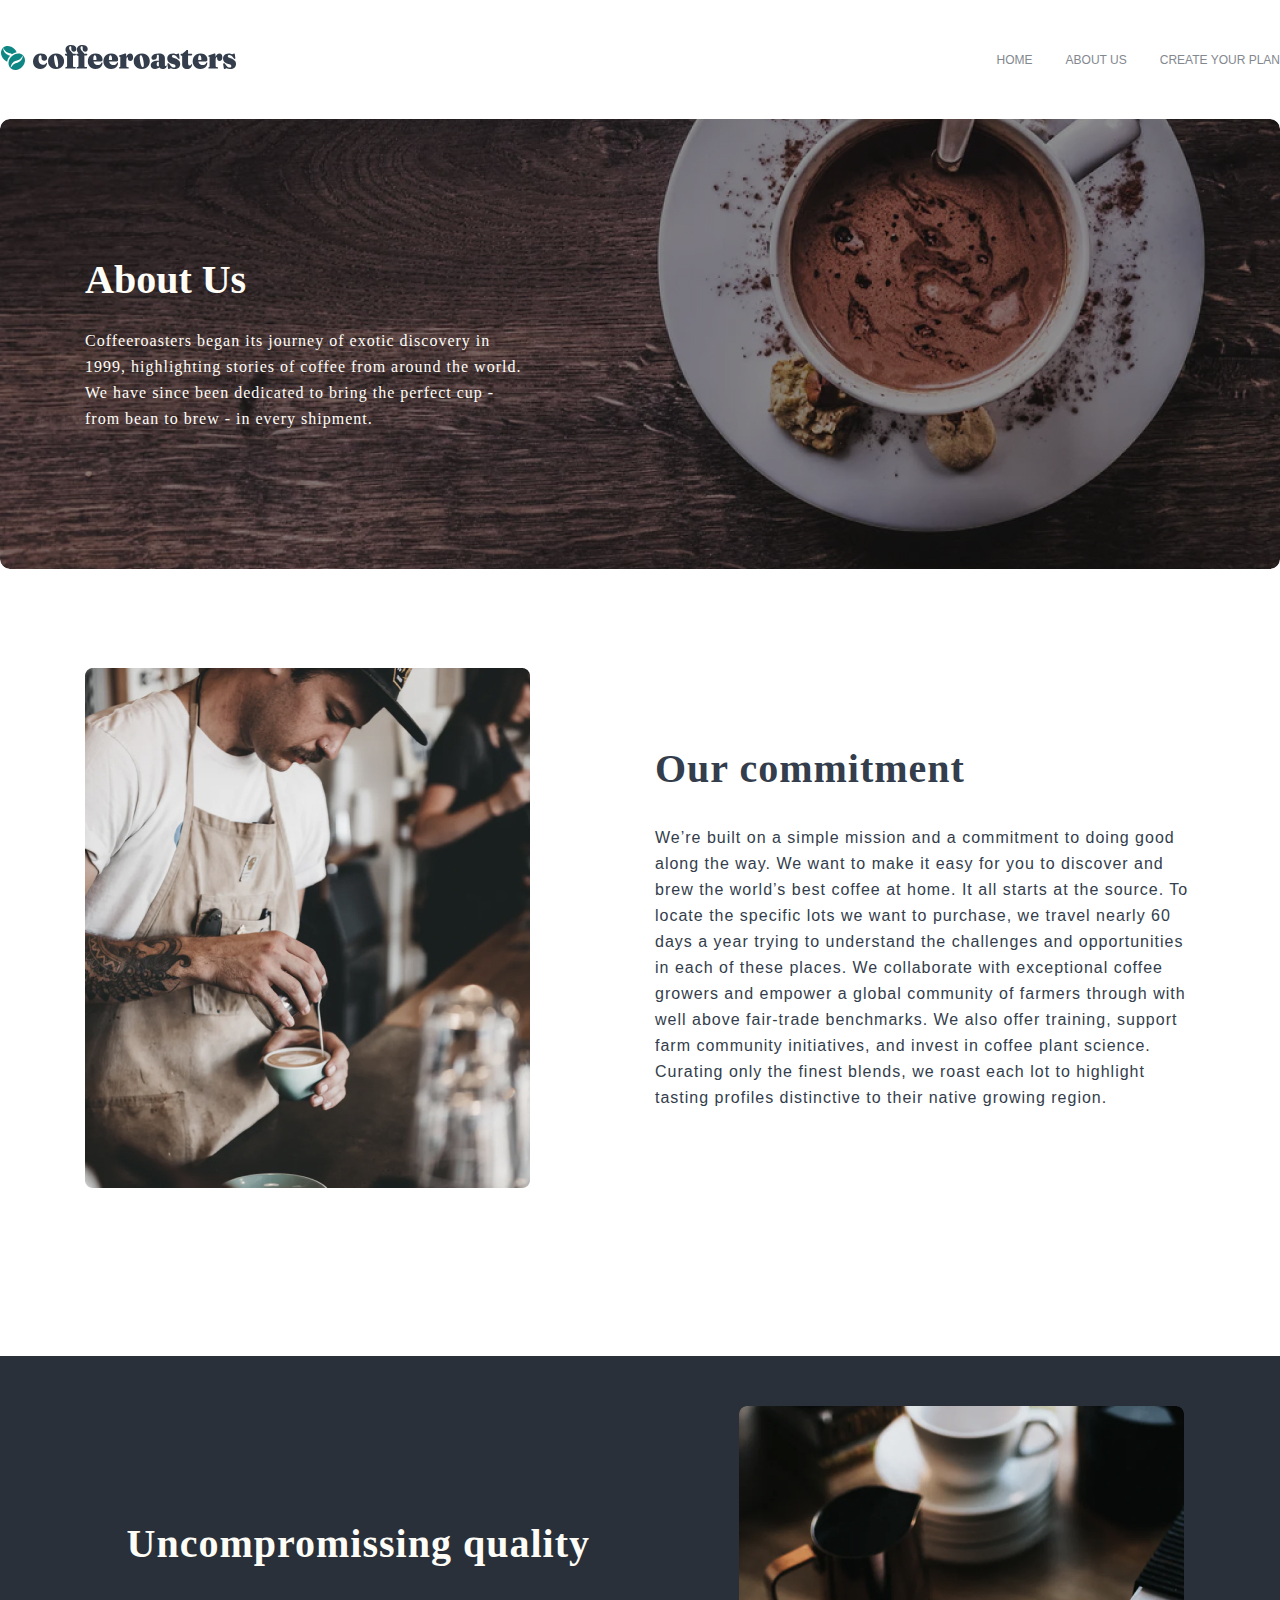
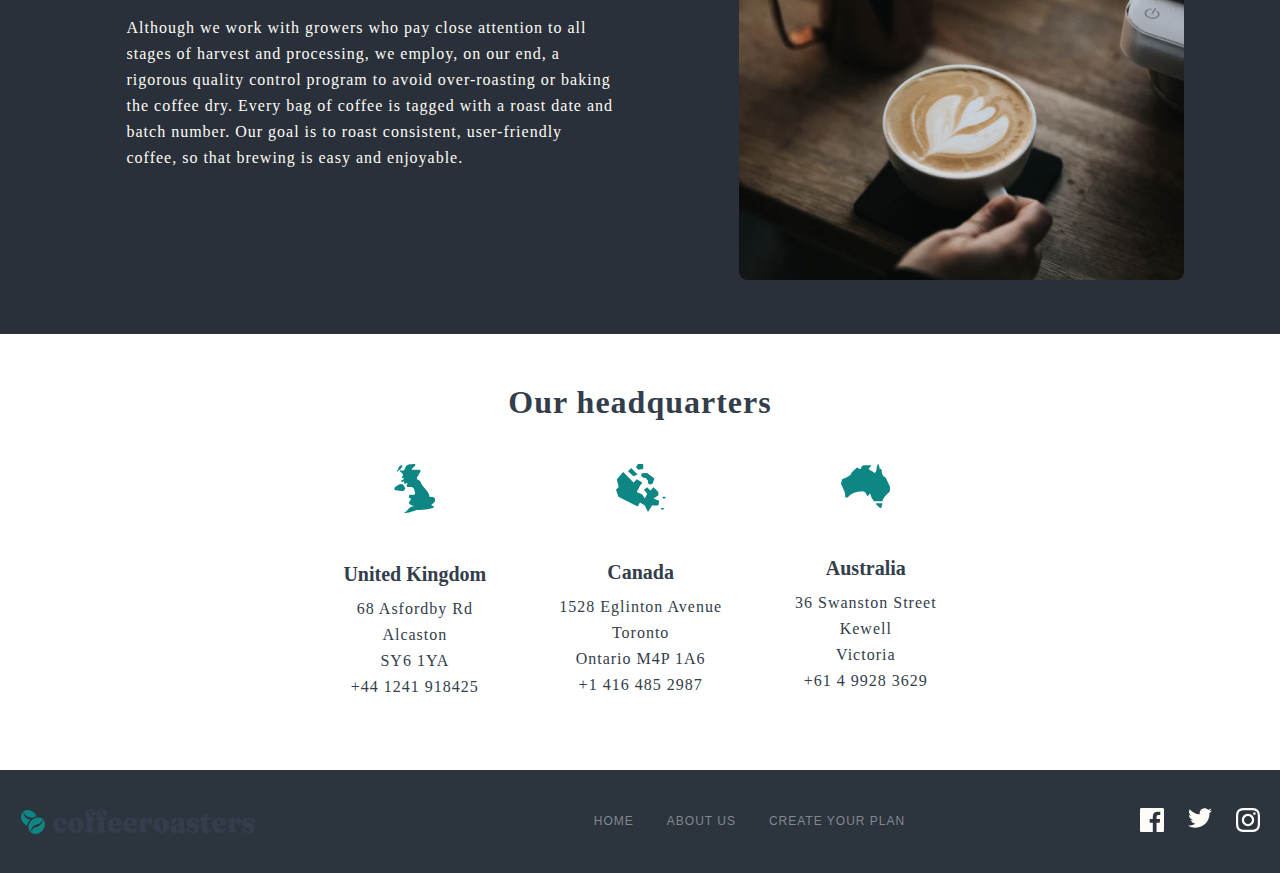
<file: index.html>
<!DOCTYPE html>
<html lang="en">
  <head>
    <meta charset="UTF-8" />
    <meta name="viewport" content="width=device-width, initial-scale=1.0" />
    <title>Document</title>
    <link rel="stylesheet" href="css/main.css" />
  </head>
  <body>
    <div class="container">
      <header>
        <nav>
          <a href="index.html">
            <img src="assets/images/logo.svg" alt="" />
          </a>
          <ul>
            <li><a href="#">Home</a></li>
            <li><a href="#">About us</a></li>
            <li><a href="subscribe.html">Create your plan</a></li>
          </ul>
        </nav>

        <div class="hero">
            <h2>About Us</h2>
            <p>Coffeeroasters began its journey of exotic discovery in 1999, highlighting stories of coffee from around the world. We have since been dedicated to bring the perfect cup - from bean to brew - in every shipment.</p>
        </div>
      </header>

      <main>
        <section class="commitment">
            <img src="assets/images/commitment-img.jpg" alt="">
            <div>
                <h2>Our commitment</h2>
                <p>We’re built on a simple mission and a commitment to doing good along the way. We want to make it easy for you to discover and brew the world’s best coffee at home. It all starts at the source. To locate the specific lots we want to purchase, we travel nearly 60 days a year trying to understand the challenges and opportunities in each of these places. We collaborate with exceptional coffee growers and empower a global community of farmers through with well above fair-trade benchmarks. We also offer training, support farm community initiatives, and invest in coffee plant science. Curating only the finest blends, we roast each lot to highlight tasting profiles distinctive to their native growing region.</p>
            </div>
        </section>

        <section class="quality">
          <div class="text">
            <h2>Uncompromissing quality</h2>
            <p>Although we work with growers who pay close attention to all stages of harvest and processing, we employ, on our end, a rigorous quality control program to avoid over-roasting or baking the coffee dry. Every bag of coffee is tagged with a roast date and batch number. Our goal is to roast consistent, user-friendly coffee, so that brewing is easy and enjoyable.</p>
          </div>
          <div class="image">
            <img src="./assets/images/quality-img.png" alt="coffee">
          </div>
        </section>

        <section class="headquarters">
          <h2>Our headquarters</h2>
          <div class="locations">
            <div class="location">
              <img src="/assets/images/uk.svg" alt="United Kingdom">
              <h3>United Kingdom</h3>
              <p>68 Asfordby Rd<br>Alcaston<br>SY6 1YA<br>+44 1241 918425</p>
          </div>
          <div class="location">
            <img src="/assets/images/canada.svg" alt="Canada">
              <h3>Canada</h3>
              <p>1528 Eglinton Avenue<br>Toronto<br>Ontario M4P 1A6<br>+1 416 485 2987</p>
          </div>
          <div class="location">
            <img src="/assets/images/australia.svg" alt="Australia">
              <h3>Australia</h3>
              <p>36 Swanston Street<br>Kewell<br>Victoria<br>+61 4 9928 3629</p>
          </div>
          </div>
        </section>
      </main>

      <footer>
        <div class="footer">
          <div class="logo">
              <img src="/assets/images/logo.svg" alt="Coffeeroasters Logo">
          </div>
          <nav>
              <ul class="nav-links">
                  <li><a href="#">Home</a></li>
                  <li><a href="#">About Us</a></li>
                  <li><a href="#">Create Your Plan</a></li>
              </ul>
          </nav>
          <div class="social-icons">
              <a href="#"><img src="/assets/images/Facebook.svg" alt="Facebook"></a>
              <a href="#"><img src="/assets/images/Twitter.svg" alt="Twitter"></a>
              <a href="#"><img src="/assets/images/Instagram.svg" alt="Instagram"></a>
          </div>
        </div>
      </footer>
    </div>
  </body>
</html>
</file>
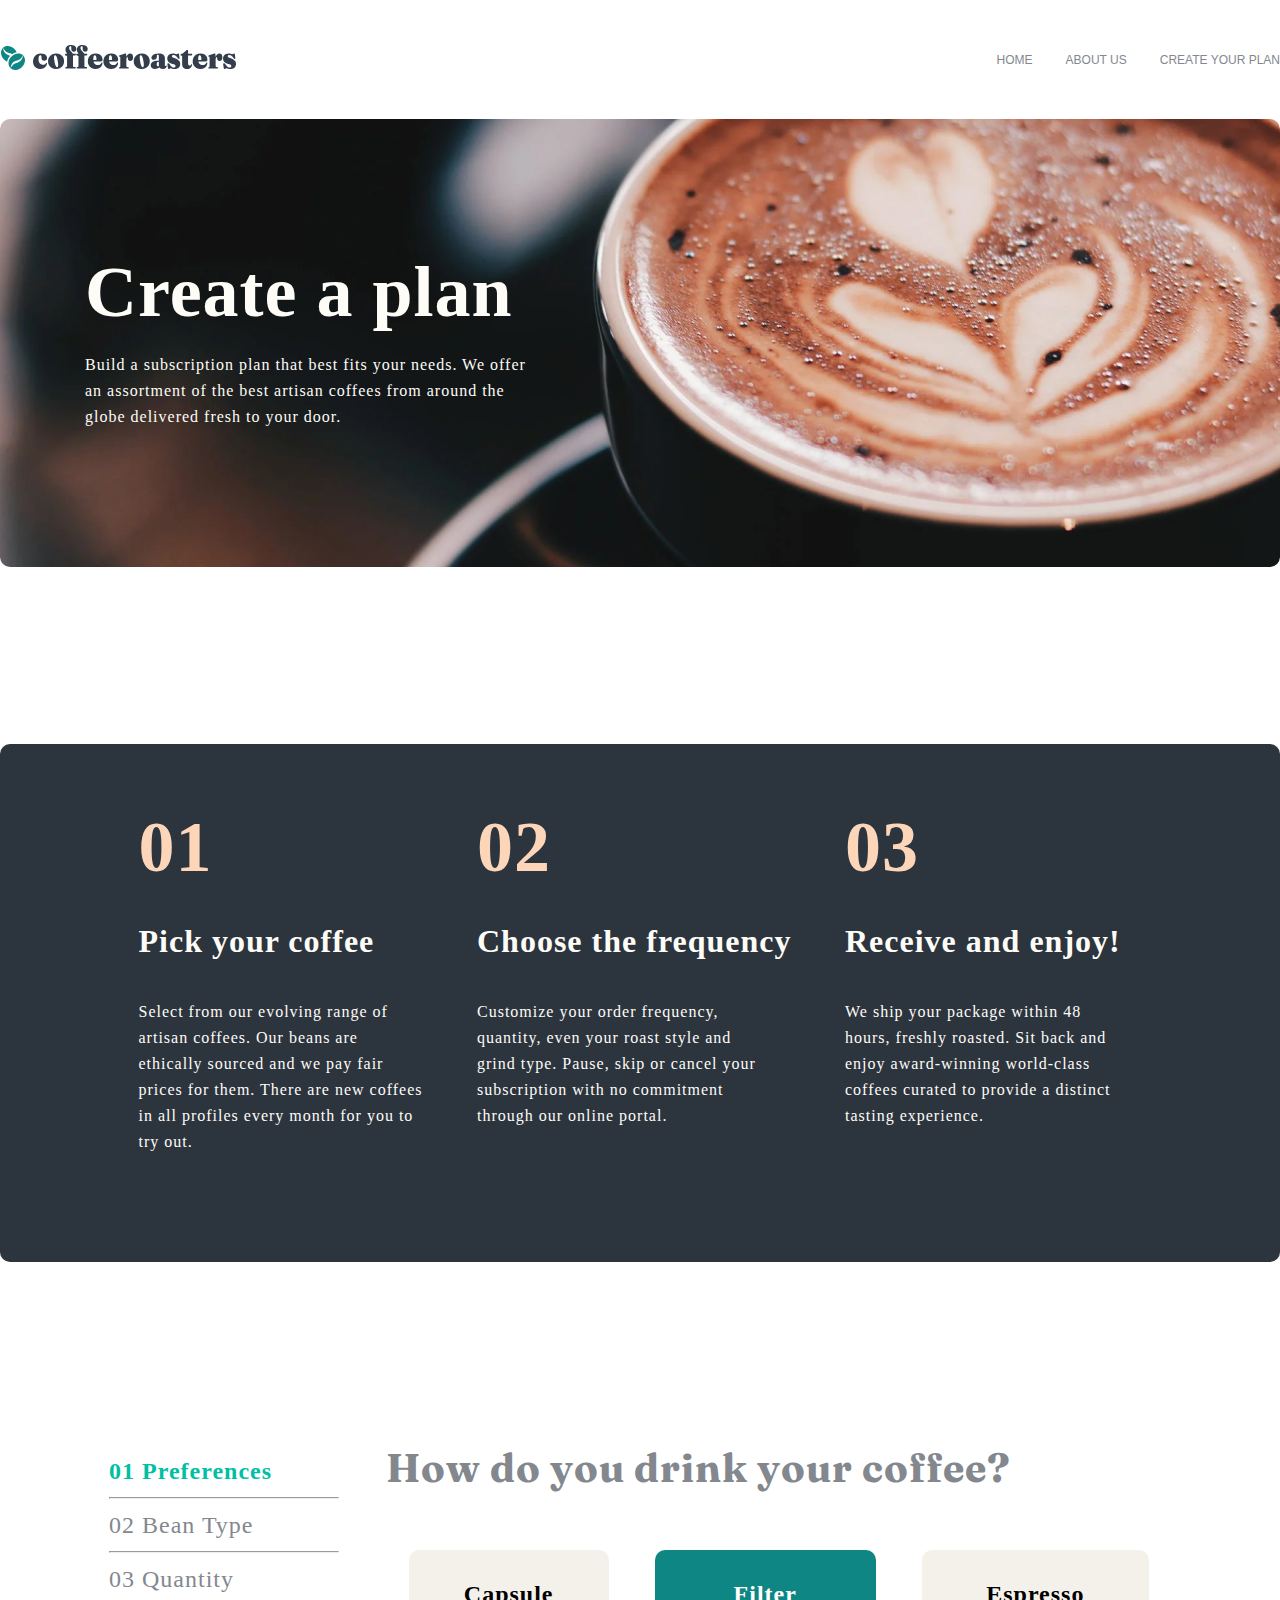
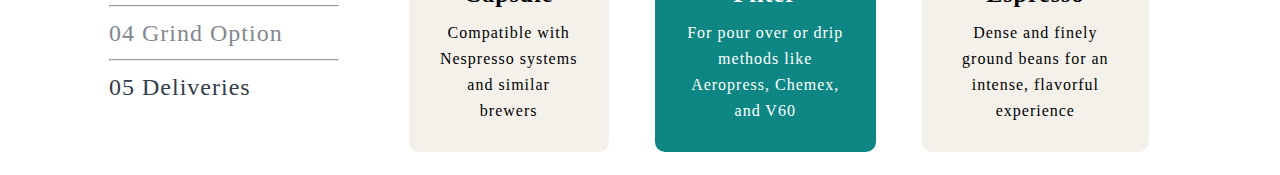
<file: subscribe.html>
<!DOCTYPE html>
<html lang="en">
  <head>
    <meta charset="UTF-8" />
    <meta name="viewport" content="width=device-width, initial-scale=1.0" />
    <title>Document</title>
    <link rel="stylesheet" href="css/main.css" />
    <link rel="preconnect" href="https://fonts.googleapis.com">
<link rel="preconnect" href="https://fonts.gstatic.com" crossorigin>
<link href="https://fonts.googleapis.com/css2?family=Fraunces:ital,opsz,SOFT@0,9..144,100;1,9..144,100&display=swap" rel="stylesheet">
  </head>
  <body>
    <div class="container">
      <header>
        <nav>
          <a href="index.html">
            <img src="assets/images/logo.svg" alt="" />
          </a>
          <ul>
            <li><a href="#">Home</a></li>
            <li><a href="#">About us</a></li>
            <li><a href="#">Create your plan</a></li>
          </ul>
        </nav>

        <div class="plan">
            <h2>Create a plan</h2>
            <p>Build a subscription plan that best fits your needs. We offer an assortment of the best artisan coffees from around the globe delivered fresh to your door.</p>
        </div>
      </header>
      
      <main>

        <div class="pick">
            <div class="line">
                <div class="circle"></div>
                <div class="circle"></div>
                <div class="circle"></div>
            </div>
            <div class="step">
                <h2>01</h2>
                <h3>Pick your coffee</h3>
                <p>Select from our evolving range of artisan coffees. Our beans are ethically sourced and we pay fair prices for them. There are new coffees in all profiles every month for you to try out.</p>    
            </div>
            
            <div class="step">
                <h2>02</h2>
                <h3>Choose the frequency</h3>
                <p>Customize your order frequency, quantity, even your roast style and grind type. Pause, skip or cancel your subscription with no commitment through our online portal.</p>
            </div>
    
            <div class="step">
                <h2>03</h2>
                <h3>Receive and enjoy!</h3>
                <p>We ship your package within 48 hours, freshly roasted. Sit back and enjoy award-winning world-class coffees curated to provide a distinct tasting experience.</p>
            </div>
        </div>

        <div class="questions">
            <div class="sidebar">
                <div class="step active">01 Preferences</div>
                <hr>
                <div class="step">02 Bean Type</div>
                <hr>
                <div class="step">03 Quantity</div>
                <hr>
                <div class="step">04 Grind Option</div>
                <hr>
                <div class="step dark">05 Deliveries</div>
            </div>
            <div class="content">
                <h2>How do you drink your coffee?</h2>

                <div class="options">
                    <div class="option"> 
                        <h3>Capsule</h3>
                        <p>Compatible with Nespresso systems and similar brewers</p>
                    </div>
                    <div class="option active">
                        <h3>Filter</h3>
                        <p>For pour over or drip methods like Aeropress, Chemex, and V60</p>
                    </div>
                    <div class="option">
                        <h3>Espresso</h3>
                        <p>Dense and finely ground beans for an intense, flavorful experience</p>
                    </div>
                </div>
            </div>
        </div>

      </main>
    </div>
  </body>
</html>
</file>
<file: css/main.css>
* {
  margin: 0;
  padding: 0;
  box-sizing: border-box;
}

li {
  list-style: none;
}

a {
  text-decoration: none;
  color: inherit;
}

.container {
  max-width: 1280px;
  width: 100%;
  margin: 0 auto;
}

@font-face {
  font-family: "Fraunces 9pt", serif;
  src: url(../assets/fonts/Fraunces_9pt-Regular.ttf);
}
@font-face {
  font-family: "Barlow", sans-serif;
  src: url(../assets/fonts/Barlow-Regular.ttf);
}
nav {
  display: flex;
  align-items: center;
  justify-content: space-between;
  padding: 44px 0;
}
nav ul {
  display: flex;
  column-gap: 33px;
}
nav ul li {
  text-transform: uppercase;
  color: #83888F;
  font-weight: 500;
  font-size: 12px;
  font-family: "Barlow", sans-serif;
  transition: 0.4s ease-in-out;
}
nav ul li:hover {
  color: #0E8784;
  font-weight: 700;
}
nav ul li:active {
  transform: scale(1.2);
}

.hero {
  background-image: url(../../assets/images/hero-bg.jpg);
  background-position: center;
  background-repeat: no-repeat;
  background-size: cover;
  padding: 137px 750px 137px 85px;
  border-radius: 10px;
  display: flex;
  flex-direction: column;
  row-gap: 24px;
}
.hero h2 {
  color: #FEFCF7;
  font-size: 40px;
  line-height: 48px;
  font-family: "Fraunces 9pt", serif;
}
.hero p {
  color: #FEFCF7;
  font-size: 16px;
  line-height: 26px;
  letter-spacing: 1px;
  font-family: "Fraunces 9pt", serif;
}

.commitment {
  display: flex;
  align-items: center;
  justify-content: space-between;
  margin-top: 99px;
  padding: 0 85px;
  margin-bottom: 168px;
}
.commitment div {
  display: flex;
  flex-direction: column;
  row-gap: 32px;
  max-width: 540px;
}
.commitment div h2 {
  color: #333D4B;
  font-size: 40px;
  line-height: 48px;
  letter-spacing: 1px;
  font-family: "Fraunces 9pt", serif;
}
.commitment div p {
  font-size: 16px;
  line-height: 26px;
  font-family: "Barlow", sans-serif;
  color: #333D4B;
  letter-spacing: 1px;
}

.quality {
  display: flex;
  justify-content: center;
  align-items: center;
  padding: 50px;
  background-color: #293039;
}

.text {
  padding: 30px;
  border-radius: 8px;
  max-width: 550px;
}
.text h2 {
  font-size: 40px;
  margin-bottom: 48px;
  letter-spacing: 1px;
  color: #FEFCF7;
}
.text p {
  font-size: 16px;
  line-height: 26px;
  letter-spacing: 1px;
  color: #FEFCF7;
}

.image {
  margin-left: 92px;
}
.image img {
  max-width: 100%;
  border-radius: 8px;
}

.headquarters {
  text-align: center;
  padding: 50px;
}
.headquarters h2 {
  color: #333D4B;
  font-size: 32px;
  margin-bottom: 24px;
  line-height: 36px;
  letter-spacing: 1px;
}

.locations {
  display: flex;
  justify-content: center;
  gap: 33px;
}
.locations .location {
  background: #fff;
  padding: 20px;
  text-align: center;
}
.locations .location img {
  max-width: 50px;
  margin-bottom: 45px;
}
.locations .location h3 {
  color: #333D4B;
  font-size: 20px;
  margin-bottom: 10px;
}
.locations .location p {
  color: #333D4B;
  line-height: 26px;
  font-size: 16px;
  letter-spacing: 1px;
}

footer {
  background-color: #2C343E;
  text-align: center;
}

.footer {
  display: flex;
  justify-content: space-between;
  align-items: center;
  max-width: 1280px;
  margin: 0 auto;
  padding: 0 20px;
  max-height: 120px;
}

.logo {
  display: flex;
  align-items: center;
}
.logo img {
  max-width: 236px;
  margin-right: 103px;
}

nav .nav-links {
  list-style: none;
  display: flex;
  gap: 33px;
}
nav .nav-links li a {
  color: #83888F;
  text-decoration: none;
  font-size: 12px;
  line-height: 15px;
  letter-spacing: 1px;
}
nav .nav-links li a:hover {
  text-decoration: underline;
}

.social-icons {
  display: flex;
  gap: 24px;
}
.social-icons a img {
  max-width: 24px;
}

.plan {
  background-image: url(/assets/images/plan-bg.png);
  background-position: center;
  background-repeat: no-repeat;
  background-size: cover;
  padding: 137px 750px 137px 85px;
  border-radius: 10px;
  display: flex;
  flex-direction: column;
  row-gap: 24px;
}
.plan h2 {
  color: #FEFCF7;
  font-size: 72px;
  line-height: 72px;
  font-family: "Fraunces 9pt", serif;
  letter-spacing: 1px;
}
.plan p {
  color: #FEFCF7;
  font-size: 16px;
  line-height: 26px;
  letter-spacing: 1px;
  font-family: "Fraunces 9pt", serif;
  letter-spacing: 1px;
}

.pick {
  display: flex;
  justify-content: space-between;
  align-items: flex-start;
  background-color: #2C343E;
  border-radius: 10px;
  margin-top: 177px;
  padding: 67px 150px 107px 85px;
}
.pick .step {
  display: flex;
  flex-direction: column;
  row-gap: 40px;
}
.pick .step .line {
  position: absolute;
  width: 100%;
  height: 2px;
  background-color: #FDD6BA;
  display: flex;
  justify-content: space-between;
  align-items: center;
  padding: 0 10%;
}
.pick .step .line .circle {
  width: 16px;
  height: 16px;
  background-color: #0E8784;
  border: 2px solid #FDD6BA;
  border-radius: 50%;
}
.pick .step h2 {
  font-size: 72px;
  line-height: 72px;
  color: #FDD6BA;
  letter-spacing: 1px;
}
.pick .step h3 {
  font-size: 32px;
  line-height: 36px;
  color: #FEFCF7;
  letter-spacing: 1px;
}
.pick .step p {
  font-size: 16px;
  line-height: 26px;
  color: #FEFCF7;
  letter-spacing: 1px;
  max-width: 285px;
}

.questions {
  display: flex;
  margin-top: 159px;
  padding: 0 85px;
}
.questions .sidebar {
  width: 25%;
  padding: 24px;
  display: flex;
  flex-direction: column;
}
.questions .sidebar hr {
  background-color: #83888F;
}
.questions .sidebar .step {
  font-family: "Fraunces 9pt", serif;
  font-size: 24px;
  line-height: 32px;
  letter-spacing: 1px;
  color: #83888F;
  margin: 10px 0;
  cursor: pointer;
}
.questions .sidebar .step.active {
  color: #00bfa5;
  font-weight: bold;
}
.questions .sidebar .step.dark {
  color: #333D4B;
}
.questions .content {
  width: 75%;
  padding: 23px;
}
.questions .content h2 {
  font-family: "Fraunces", serif;
  font-size: 40px;
  line-height: 48px;
  margin-bottom: 58px;
  letter-spacing: 1px;
  color: #83888F;
}
.questions .content .options {
  display: flex;
  justify-content: space-between;
}
.questions .content .options .option {
  font-family: "Fraunces 9pt", serif;
  margin: 0 23px;
  padding: 28px;
  background-color: #F4F1EB;
  border-radius: 10px;
  text-align: center;
  cursor: pointer;
}
.questions .content .options .option.active {
  background-color: #0E8784;
  color: #fff;
}
.questions .content .options .option h3 {
  font-family: "Fraunces 9pt", serif;
  font-size: 24px;
  line-height: 32px;
  letter-spacing: 1px;
  margin-bottom: 10px;
}
.questions .content .options .option p {
  font-family: "Fraunces 9pt", serif;
  font-size: 16px;
  line-height: 26px;
  letter-spacing: 1px;
}/*# sourceMappingURL=main.css.map */
</file>
